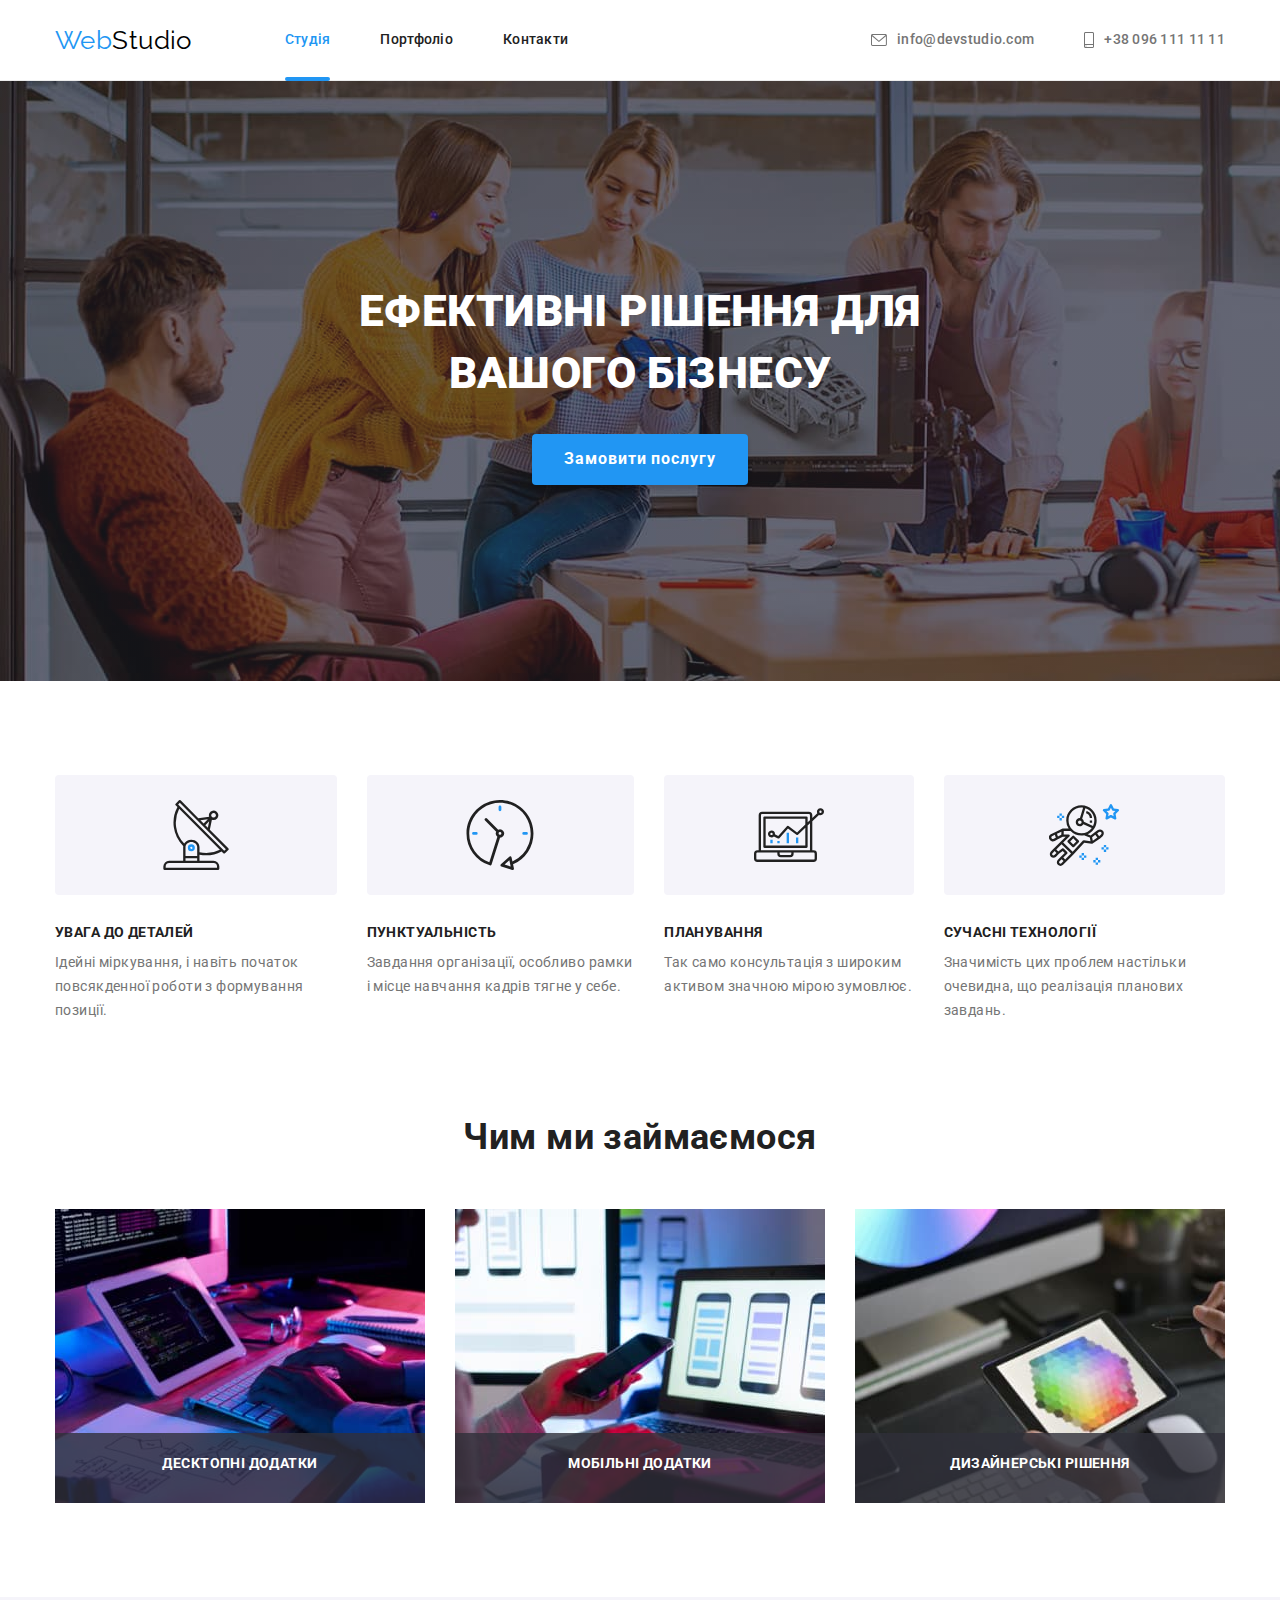
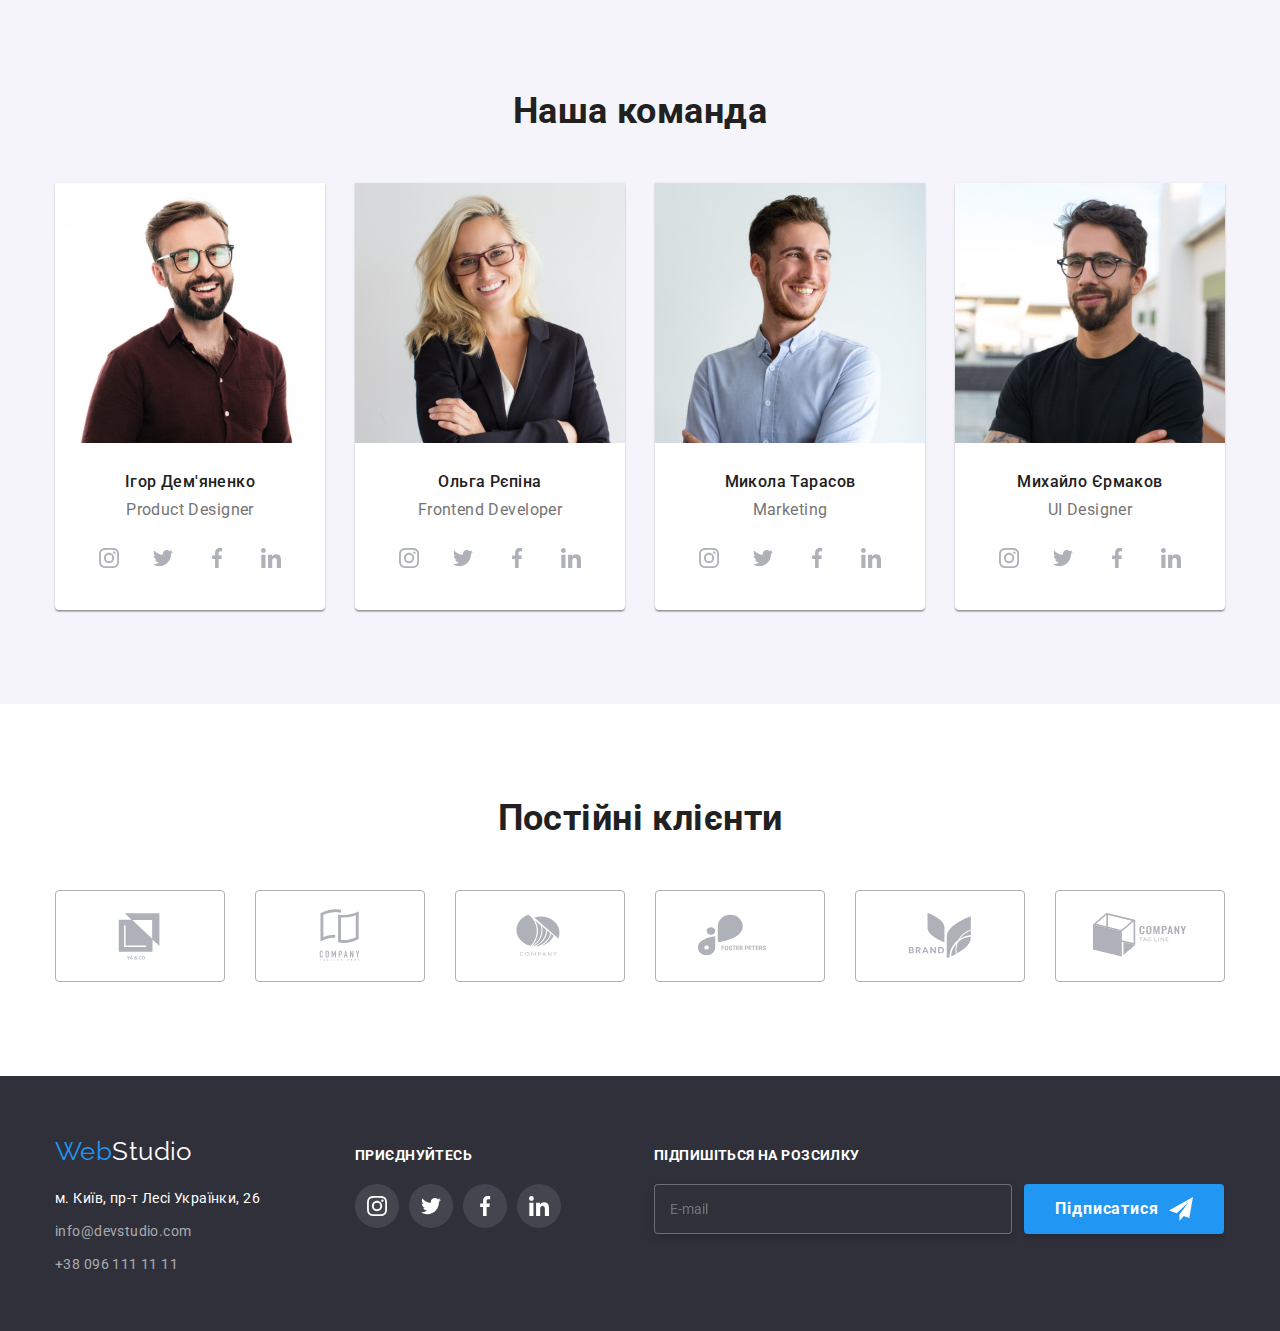
<file: index.html>
<!DOCTYPE html>
<html lang="uk">
    <meta charset="UTF-8">
    <meta http-equiv="X-UA-Compatible" content="IE=edge">
    <meta name="viewport" content="width=device-width, initial-scale=1.0">
    <title>Студія</title>
    <link rel="preconnect" href="https://fonts.googleapis.com">
    <link rel="preconnect" href="https://fonts.gstatic.com" crossorigin>
    <link href="https://fonts.googleapis.com/css2?family=Raleway:wght@700&family=Roboto:wght@400;500;700;900&display=swap"
        rel="stylesheet">
    <link rel="stylesheet" href="https://cdnjs.cloudflare.com/ajax/libs/modern-normalize/1.1.0/modern-normalize.min.css">   
    <link rel="stylesheet" href="./css/styles.css">
</head>
<body>
    <!-- Шапка сайту -->
      <header>
        <div class="container main-nav">
            <a href="./index.html" class="logo" lang="en">
                <span class="first-part">Web</span><span class="black-part">Studio</span>
            </a>
            <nav>
                <ul class="list site-nav">
                    <li class="item"><a href="./index.html" class="link current active">Студія</a></li>
                    <li class="item"><a href="./portfolio.html" class="link">Портфоліо</a></li>
                    <li class="item"><a href="#" class="link">Контакти</a></li>
                </ul>
            </nav>
            <ul class="list contactus">
                <li class="item">
                    <a href="mailto:info@devstudio.com" class="link">
                        <svg class="icon-mail" width="16" height="12">
                            <use href="./images/icons.svg#icon-mail"></use>
                        </svg>info@devstudio.com
                    </a>
                </li>
                <li class="item">
                    <a href="tel:+380961111111" class="link">
                        <svg class="icon-tel" width="10" height="16">
                            <use href="./images/icons.svg#icon-tel"></use>
                        </svg>+38 096 111 11 11
                    </a>
                </li>
            </ul>
        </div>
     </header>

      <main>
        <!--Hero-->
            <section class="hero centred overlay">
                <div class="container">
                    <h1 class="hero-title">Ефективні рішення для 
                       вашого бізнесу</h1>
                    <button data-modal-open type="button" class="main-button common-button">Замовити послугу</button>
                </div>
            </section>
        <!--Features-->
            <section class="section">
                <div class="container">
                    <h2  class="visually-hidden">Наші особливості</h2>
                    <ul class="list features">
                        <li class="features-item">
                            <div class="rectan-icon">
                                <svg width="70" height="70">
                                    <use href="./images/icons.svg#icon-antenna"></use>
                                </svg>
                            </div>
                            <h3 class="features-title">Увага до деталей</h3>
                            <p>Ідейні міркування, і навіть початок повсякденної роботи з формування позиції.</p>
                        </li>
                        <li class="features-item">
                            <div class="rectan-icon">
                                <svg width="70" height="70">
                                    <use href="./images/icons.svg#icon-clock"></use>
                                </svg>
                            </div>
                            <h3 class="features-title">Пунктуальність</h3>
                            <p>Завдання організації, особливо рамки і місце навчання кадрів тягне у себе.</p>
                        </li>
                        <li class="features-item">
                            <div class="rectan-icon">
                                <svg width="70" height="70">
                                    <use href="./images/icons.svg#icon-diagram"></use>
                                </svg>
                            </div>
                            <h3 class="features-title">Планування</h3>
                            <p>Так само консультація з широким активом значною мірою зумовлює.</p>
                        </li>
                        <li class="features-item">
                            <div class="rectan-icon">
                                <svg width="70" height="70">
                                    <use href="./images/icons.svg#icon-astronaut"></use>
                                </svg>
                            </div>
                            <h3 class="features-title">Сучасні Технології</h3>
                            <p>Значимість цих проблем настільки очевидна, що реалізація планових завдань.</p>
                        </li>
                    </ul>
                </div>
            </section>
            <!--Works-->
            <section class="section no-padding">
                <div class="container">
                    <h2 class="section-title centred">Чим ми займаємося</h2>
                    <div class="works">
                        <div class="works-thumb">
                            <img class="works-item" src="./images/box1.jpg" alt="Десктопні приложення" width="370" height="294">
                            <p class="works-descr">Десктопні додатки</p>
                        </div>
                        <div class="works-thumb">
                            <img class="works-item" src="./images/box2.jpg" alt="Мобільні приложення" width="370" height="294">
                            <p class="works-descr">Мобільні додатки</p>
                        </div>
                        <div class="works-thumb">
                            <img class="works-item" src="./images/box3.jpg" alt="Дизайнерські рішення" width="370" height="294">
                            <p class="works-descr">Дизайнерські рішення</p>
                        </div>
                    </div>
                </div>
            </section>
            <!--Our team-->
            <section class="section gray-bcg">
                <div class="container">
                    <h2 class="section-title centred">Наша команда</h2>
                    <ul class="list team">
                        <li class="team-item">
                            <img class="team-item-img" src="./images/card1.jpg" alt="Фото дизайнера проекту" width="270" height="260">
                            <div class="figcaption">
                                <h3 class="member centred">Ігор Дем'яненко</h3>
                                <p lang="en" class="position centred">Product Designer</p>
                                <ul class="list social-media">
                                    <li class="social-media-item">
                                        <a class="social-media-link" href="">
                                            <svg class="social-icon" width="20" height="20">
                                                <use href="./images/icons.svg#icon-inst"></use>
                                            </svg>
                                        </a>
                                    </li>
                                    <li class="social-media-item">
                                        <a class="social-media-link" href="">
                                            <svg class="social-icon" width="20" height="20">
                                                <use href="./images/icons.svg#icon-twit"></use>
                                            </svg>
                                        </a>
                                    </li>
                                    <li class="social-media-item">
                                        <a class="social-media-link" href="">
                                            <svg class="social-icon" width="20" height="20">
                                                <use href="./images/icons.svg#icon-fb"></use>
                                            </svg>
                                        </a>
                                    </li>
                                    <li class="social-media-item">
                                        <a class="social-media-link" href="">
                                            <svg class="social-icon" width="20" height="20">
                                                <use href="./images/icons.svg#icon-l-in"></use>
                                            </svg>
                                        </a>
                                    </li>
                                </ul> 
                            </div>
                        </li>
                        <li class="team-item shadow">
                            <img class="team-item-img" src="./images/card2.jpg" alt="Фото фронт-енд розробника" width="270" height="260">
                            <div class="figcaption">
                                <h3 class="member centred">Ольга Рєпіна</h3>
                                <p lang="en" class="position centred">Frontend Developer</p>
                                <ul class="list social-media">
                                    <li class="social-media-item">
                                        <a class="social-media-link" href="">
                                            <svg class="social-icon" width="20" height="20">
                                                <use href="./images/icons.svg#icon-inst"></use>
                                            </svg>
                                        </a>
                                    </li>
                                    <li class="social-media-item">
                                        <a class="social-media-link" href="">
                                            <svg class="social-icon" width="20" height="20">
                                                <use href="./images/icons.svg#icon-twit"></use>
                                            </svg>
                                        </a>
                                    </li>
                                    <li class="social-media-item">
                                        <a class="social-media-link" href="">
                                            <svg class="social-icon" width="20" height="20">
                                                <use href="./images/icons.svg#icon-fb"></use>
                                            </svg>
                                        </a>
                                    </li>
                                    <li class="social-media-item">
                                        <a class="social-media-link" href="">
                                            <svg class="social-icon" width="20" height="20">
                                                <use href="./images/icons.svg#icon-l-in"></use>
                                            </svg>
                                        </a>
                                    </li>
                                </ul>
                            </div>
                        </li>
                        <li class="team-item shadow">
                            <img class="team-item-img" src="./images/card3.jpg" alt="Фото маркетолога" width="270" height="260">
                            <div class="figcaption">
                                <h3 class="member centred">Микола Тарасов</h3>
                                <p lang="en" class="position centred">Marketing</p>
                                <ul class="list social-media">
                                    <li class="social-media-item">
                                        <a class="social-media-link" href="">
                                            <svg class="social-icon" width="20px" height="20px">
                                                <use href="./images/icons.svg#icon-inst"></use>
                                            </svg>
                                        </a>
                                    </li>
                                    <li class="social-media-item">
                                        <a class="social-media-link" href="">
                                            <svg class="social-icon" width="20" height="20">
                                                <use href="./images/icons.svg#icon-twit"></use>
                                            </svg>
                                        </a>
                                    </li>
                                    <li class="social-media-item">
                                        <a class="social-media-link" href="">
                                            <svg class="social-icon" width="20" height="20">
                                                <use href="./images/icons.svg#icon-fb"></use>
                                            </svg>
                                        </a>
                                    </li>
                                    <li class="social-media-item">
                                        <a class="social-media-link" href="">
                                            <svg class="social-icon" width="20" height="20">
                                                <use href="./images/icons.svg#icon-l-in"></use>
                                            </svg>
                                        </a>
                                    </li>
                                </ul>
                            </div>
                        </li>
                        <li class="team-item shadow">
                            <img class="team-item-img" src="./images/card4.jpg" alt="Фото UI дизайнера" width="270" height="260">
                            <div class="figcaption">
                                <h3 class="member centred">Михайло Єрмаков</h3>
                                <p lang="en" class="position centred">UI Designer</p>
                                <ul class="list social-media">
                                    <li class="social-media-item">
                                        <a class="social-media-link" href="">
                                            <svg class="social-icon" width="20" height="20">
                                                <use href="./images/icons.svg#icon-inst"></use>
                                            </svg>
                                        </a>
                                    </li>
                                    <li class="social-media-item">
                                        <a class="social-media-link" href="">
                                            <svg class="social-icon" width="20" height="20">
                                                <use href="./images/icons.svg#icon-twit"></use>
                                            </svg>
                                        </a>
                                    </li>
                                    <li class="social-media-item">
                                        <a class="social-media-link" href="">
                                            <svg class="social-icon" width="20" height="20">
                                                <use href="./images/icons.svg#icon-fb"></use>
                                            </svg>
                                        </a>
                                    </li>
                                    <li class="social-media-item">
                                        <a class="social-media-link" href="">
                                            <svg class="social-icon" width="20" height="20">
                                                <use href="./images/icons.svg#icon-l-in"></use>
                                            </svg>
                                        </a>
                                    </li>
                                </ul>
                            </div>
                        </li>
                    </ul>
                </div>
            </section>
            <!-- /* Regular clients */ -->
            <section class="section">
                <div class="container">
                    <h2 class="section-title centred">Постійні клієнти</h2>
                    <ul class="list clients">
                        <li class="clients-item">
                            <a href="" class="clients-link">
                                <svg class="clients-icon" width="106" height="60">
                                    <use href="./images/icons.svg#icon-client1"></use>
                                </svg>
                            </a>
                        </li>
                        <li class="clients-item">
                            <a href="" class="clients-link">
                                <svg class="clients-icon" width="106" height="60">
                                    <use href="./images/icons.svg#icon-client2"></use>
                                </svg>
                            </a>
                        </li>
                        <li class="clients-item">
                            <a href="" class="clients-link">
                                <svg class="clients-icon" width="106" height="60">
                                    <use href="./images/icons.svg#icon-client3"></use>
                                </svg>
                            </a>
                        </li>
                        <li class="clients-item">
                            <a href="" class="clients-link">
                                <svg class="clients-icon" width="106" height="60">
                                    <use href="./images/icons.svg#icon-client4"></use>
                                </svg>
                            </a>
                        </li>
                        <li class="clients-item">
                            <a href="" class="clients-link">
                                <svg class="clients-icon" width="106" height="60">
                                    <use href="./images/icons.svg#icon-client5"></use>
                                </svg>
                            </a>
                        </li>
                        <li class="clients-item">
                            <a href="" class="clients-link">
                                <svg class="clients-icon" width="106" height="60">
                                    <use href="./images/icons.svg#icon-client6"></use>
                                </svg>
                            </a>
                        </li>
                    </ul>
                </div>
            </section>
      </main>
      <footer class="footer">
        <div class="container">
            <div class="address-flex">
                <div class="logo-address">
                    <a href="./index.html" class="logo logo-indent" lang="en">
                        <span class="first-part">Web</span><span class="white-part">Studio</span>
                    </a>
                    <address class="address">
                        <ul class="list">
                            <li class="address-item">
                                <a href="https://goo.gl/maps/11UuVae9dyb9pXKr7" class="street" target="_blank"
                                    rel="noopener noreferrer nofollow">м. Київ, пр-т Лесі Українки, 26</a>
                            </li>
                            <li class="address-item">
                                <a href="mailto:info@devstudio.com" class="mail">info@devstudio.com</a>
                            </li>
                            <li>
                                <a href="tel:+380961111111" class="tel">+38 096 111 11 11</a>
                            </li>
                        </ul>
                    </address>
                </div>
            
                <div class="join-us">
                    <h3 class="join-us-title">Приєднуйтесь</h3>
                    <ul class="list social-media">
                        <li class="social-media-item">
                            <a class="social-media-link" href="">
                                <svg class="social-icon" width="20px" height="20px">
                                    <use href="./images/icons.svg#icon-inst"></use>
                                </svg>
                            </a>
                        </li>
                        <li class="social-media-item">
                            <a class="social-media-link" href="">
                                <svg class="social-icon" width="20" height="20">
                                    <use href="./images/icons.svg#icon-twit"></use>
                                </svg>
                            </a>
                        </li>
                        <li class="social-media-item">
                            <a class="social-media-link" href="">
                                <svg class="social-icon" width="20" height="20">
                                    <use href="./images/icons.svg#icon-fb"></use>
                                </svg>
                            </a>
                        </li>
                        <li class="social-media-item">
                            <a class="social-media-link" href="">
                                <svg class="social-icon" width="20" height="20">
                                    <use href="./images/icons.svg#icon-l-in"></use>
                                </svg>
                            </a>
                        </li>
                    </ul>
                </div>
                <div class="subscribe">
                    <h3 class="subscribe-title">Підпишіться на розсилку</h3>

                    <form class="subscribe-email" name="user-subscribe">
                        <label for="subscribe"></label>
                        <input id="subscribe" type="email" name="user-subscribe" class="subscribe-input" placeholder="E-mail"/>
                        <button type="submit" class="subscribe-button common-button">Підписатися
                            <svg class="icon-send" width="24" height="24">
                                <use href="./images/icons.svg#icon-send"></use>
                            </svg>
                        </button>
                    </form>

                </div>
            </div>
        </div>
    </footer>
    <!-- Модальне вікно -->
    <div class="backdrop is-hidden" data-modal>
        <div class="modal">
            <button class="close-modal" data-modal-close>
                <svg class="close-icon" width="30" height="30">
                    <use href="./images/icons.svg#icon-close"></use>
                </svg>
            </button>
    
            <form class="modal-form" name="user-contacts">
                <b class="welcome">Залиште свої дані, ми вам передзвонимо</b>
                
                <div class="form-field">
                    <label for="name" class="field-label">Ім'я</label>
                    <div class="input-wrapper">
                        <input class="field-input" id="name" name="user-name" type="text" />
                        <svg class="icon">
                            <use href="./images/icons.svg#icon-person"></use>
                        </svg>
                    </div>
                </div>

                <div class="form-field">
                    <label for="tel" class="field-label">Телефон</label>
                    <div class="input-wrapper">
                        <input class="field-input" id="tel" name="user-tel" type="tel" />
                        <svg class="icon">
                            <use href="./images/icons.svg#icon-phone"></use>
                        </svg>
                    </div>
                    
                </div>
                <div class="form-field">
                    <label for="email" class="field-label">Пошта</label>
                    <div class="input-wrapper">
                        <input class="field-input" id="email" name="user-email" type="email" />
                        <svg class="icon">
                            <use href="./images/icons.svg#icon-email"></use>
                        </svg>
                    </div>
                    
                </div>
                <div class="form-field">
                    <label for="feedback" class="field-label">Коментар</label>
                    <textarea class="field-textarea" id="feedback" name="user-feedback"
                        placeholder="Введіть текст"></textarea>
                </div>
                <div class="form-checkbox">
                    <label class="label-checkbox">
                        <input class="checkbox" name="user-agree" type="checkbox" value="checkbox" />
                        <svg class="icon-checkbox check">
                            <use href="./images/icons.svg#icon-check"></use>
                        </svg>
                        <svg class="icon-checkbox agree">
                            <use href="./images/icons.svg#icon-agree"></use>
                        </svg>
                        <span> Погоджуюся з розсилкою та приймаю
                            <a href="" class="first-part">Умови договору</a>
                        </span>
                    </label>
                </div>
                <button type="submit" class="form-button common-button">Відправити</button>
            </form>
        </div>
    </div>
    <script src="./js/modal.js"></script>
</body>
</html>
</file>
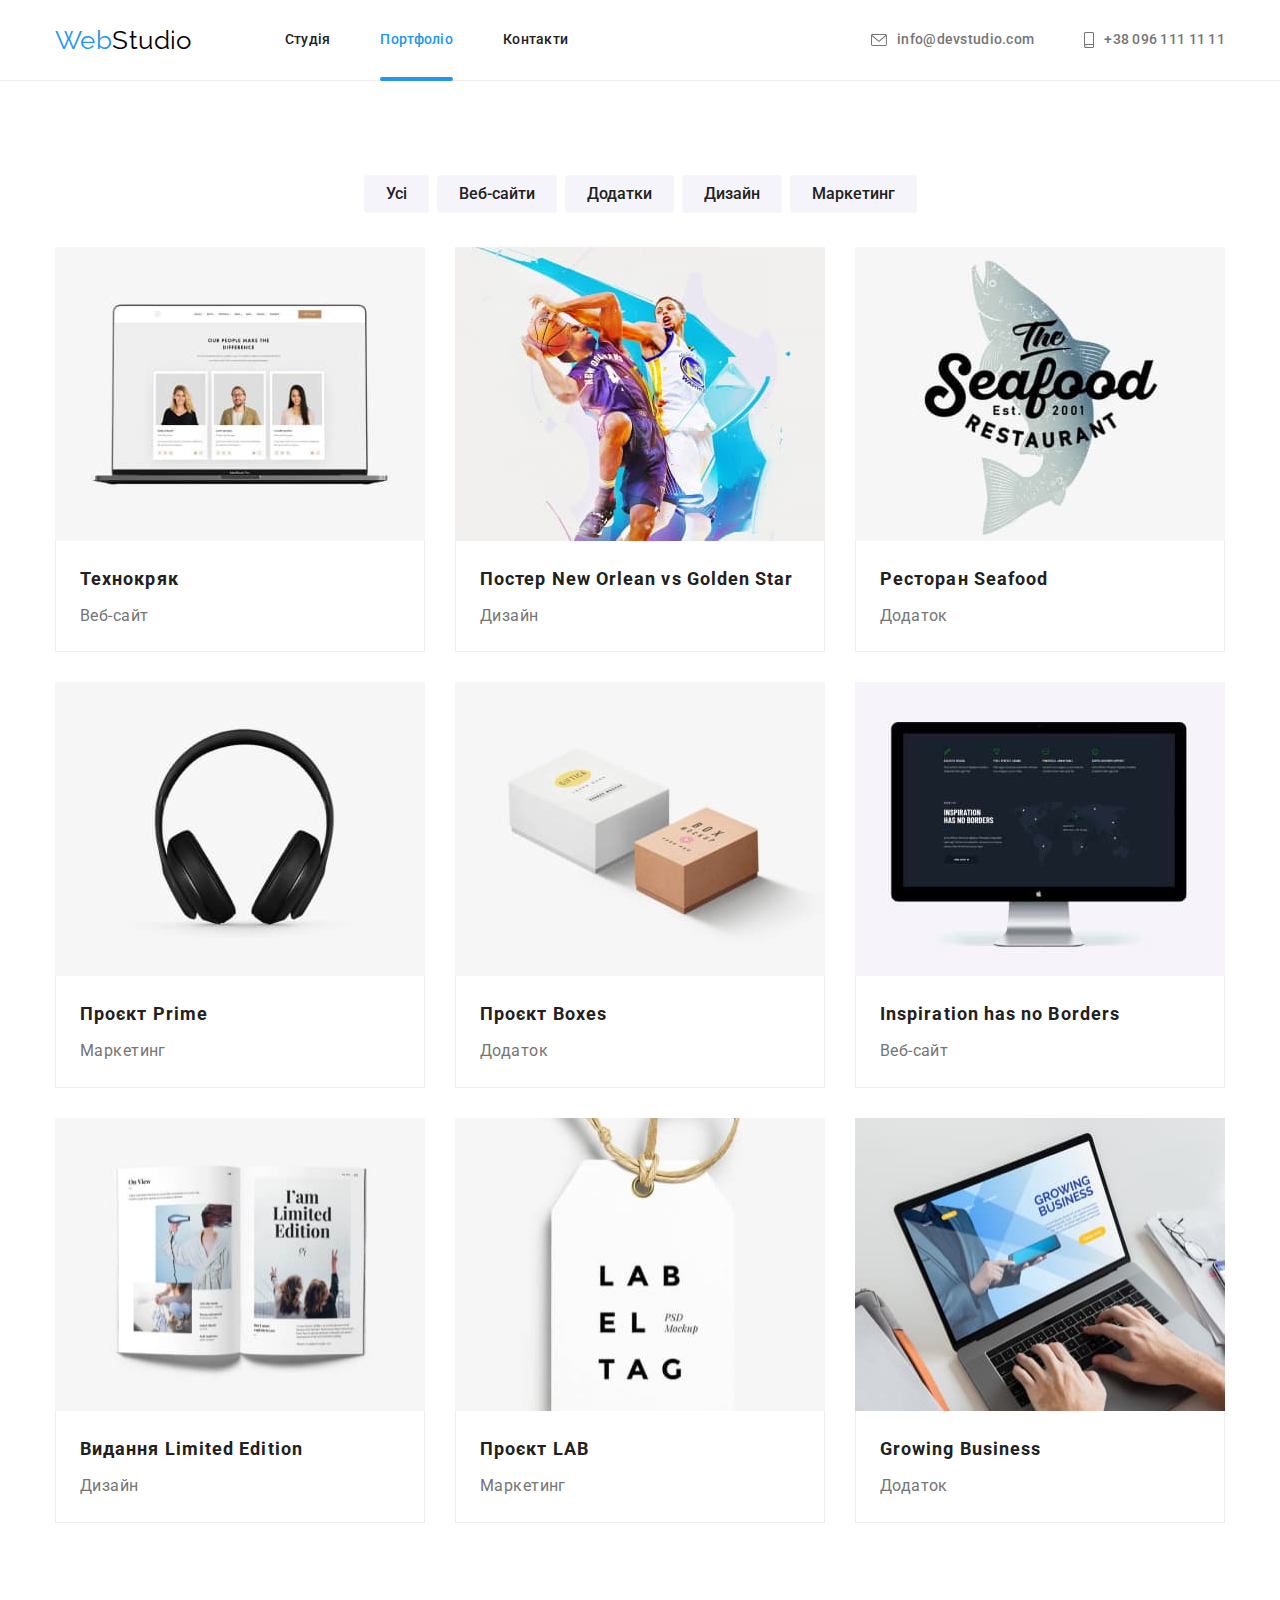
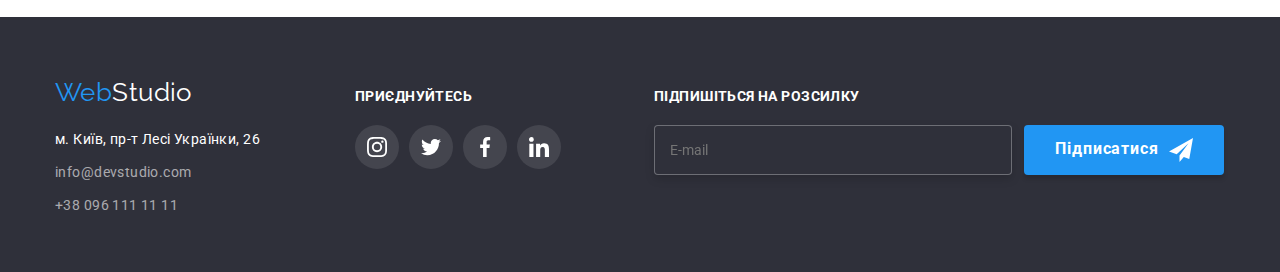
<file: portfolio.html>
<!DOCTYPE html>
<html lang="uk">
<head>
    <meta charset="UTF-8">
    <meta http-equiv="X-UA-Compatible" content="IE=edge">
    <meta name="viewport" content="width=device-width, initial-scale=1.0">
    <title>Портфоліо</title>
    <link rel="preconnect" href="https://fonts.googleapis.com">
    <link rel="preconnect" href="https://fonts.gstatic.com" crossorigin>
    <link href="https://fonts.googleapis.com/css2?family=Raleway:wght@700&family=Roboto:wght@400;500;700;900&display=swap"
        rel="stylesheet">
    <link rel="stylesheet" href="https://cdnjs.cloudflare.com/ajax/libs/modern-normalize/1.1.0/modern-normalize.min.css">    
    <link rel="stylesheet" href="./css/styles.css">
</head>
<body>
    <!-- Шапка сайту -->
    <header>
        <div class="container main-nav">
            <a href="./index.html" class="logo" lang="en">
                 <span class="first-part">Web</span><span class="black-part">Studio</span> 
             </a>
             <nav>
                <ul class="list site-nav">
                    <li class="item"><a href="./index.html" class="link">Студія</a></li>
                    <li class="item"><a href="./portfolio.html" class="link current active">Портфоліо</a></li>
                    <li class="item"><a href="#" class="link">Контакти</a></li>
                </ul>
            </nav>
            <ul class="list contactus">
                <li class="item">
                    <a href="mailto:info@devstudio.com" class="link">
                        <svg class="icon-mail" width="16px" height="12px">
                            <use href="./images/icons.svg#icon-mail"></use>
                        </svg>info@devstudio.com
                    </a>
                </li>
                <li class="item">
                    <a href="tel:+380961111111" class="link">
                        <svg class="icon-tel" width="10px" height="16px">
                            <use href="./images/icons.svg#icon-tel"></use>
                        </svg>+38 096 111 11 11
                    </a>
                </li>
            </ul>
        </div>
    </header>

    <main>
        <section class="portfolio">
            <div class="container">
                <h1 class="visually-hidden">Портфоліо</h1>
                <!-- Buttons -->
                <ul class="list buttons"> 
                    <li class="buttons-item"><button type="button" class="portfolio-button">Усі</button></li>
                    <li class="buttons-item"><button type="button" class="portfolio-button">Веб-сайти</button></li>
                    <li class="buttons-item"><button type="button" class="portfolio-button">Додатки</button></li>
                    <li class="buttons-item"><button type="button" class="portfolio-button">Дизайн</button></li>
                    <li class="buttons-item"><button type="button" class="portfolio-button">Маркетинг</button></li>
                </ul>
                <!-- Collection -->
                <ul class="list project grid">
                    <li class="grid-item">
                        <a href="" class="grid-link">
                            <div class="thumb-img">
                                <img class="grid-img" src="./images/img1.jpg" alt="Технокряк" width="370" height="294">
                                <div class="grid-descr">
                                    <p>Ресурс пропонує комплексні пропозиції з різним рівнем функціоналу та сервісів. Все це дозволить відвідувачу
                                        отримати вичерпні відомості про компанію чи приватну особу.
                                    </p>
                                </div>
                            </div>
                            <div class="project-item">
                                <h3 class="project-title">Технокряк</h3>
                                <p class="project-descr">Веб-сайт</p>
                            </div>
                        </a>
                    </li>
                    <li class="grid-item">
                        <a href="" class="grid-link">
                            <div class="thumb-img">
                                <img class="grid-img" src="./images/img2.jpg" alt="Постер New Orlean vs Golden Star" width="370" height="294">
                                <div class="grid-descr">
                                    <p>Ресурс пропонує комплексні пропозиції з різним рівнем функціоналу та сервісів. Все це дозволить відвідувачу
                                        отримати вичерпні відомості про компанію чи приватну особу.
                                    </p>
                                </div>
                            </div>
                            <div class="project-item">
                                <h3 lang="en" class="project-title">Постер New Orlean vs Golden Star</h3>
                                <p class="project-descr">Дизайн</p>
                            </div>
                        </a>
                    </li>
                    <li class="grid-item">
                        <a href="" class="grid-link">
                            <div class="thumb-img">
                                <img class="grid-img" src="./images/img3.jpg" alt="Ресторан Seafood" width="370" height="294">
                                    <div class="grid-descr">
                                    <p>Ресурс пропонує комплексні пропозиції з різним рівнем функціоналу та сервісів. Все це дозволить відвідувачу
                                        отримати вичерпні відомості про компанію чи приватну особу.
                                    </p>
                                </div>
                            </div>
                            <div class="project-item">
                                <h3 lang="en" class="project-title">Ресторан Seafood</h3>
                                <p class="project-descr">Додаток</p>
                            </div>
                        </a>
                    </li>
                    <li class="grid-item">
                        <a href="" class="grid-link">
                            <div class="thumb-img">
                                <img class="grid-img" src="./images/img4.jpg" alt="Проєкт Prime" width="370" height="294">
                                <div class="grid-descr">
                                    <p>Ресурс пропонує комплексні пропозиції з різним рівнем функціоналу та сервісів. Все це дозволить відвідувачу
                                        отримати вичерпні відомості про компанію чи приватну особу.
                                    </p>
                                </div>
                            </div>
                            <div class="project-item">
                                <h3 lang="en" class="project-title">Проєкт Prime</h3>
                                <p class="project-descr">Маркетинг</p>
                            </div>
                        </a>
                    </li>
                    <li class="grid-item">
                        <a href="" class="grid-link">
                            <div class="thumb-img">
                                <img class="grid-img" src="./images/img5.jpg" alt="Проєкт Boxes" width="370" height="294">
                                <div class="grid-descr">
                                    <p>Ресурс пропонує комплексні пропозиції з різним рівнем функціоналу та сервісів. Все це дозволить відвідувачу
                                        отримати вичерпні відомості про компанію чи приватну особу.
                                    </p>
                                </div>
                            </div>
                            <div class="project-item">
                                <h3 lang="en" class="project-title">Проєкт Boxes</h3>
                                <p class="project-descr">Додаток</p>
                            </div>
                        </a>
                    </li>
                    <li class="grid-item">
                        <a href="" class="grid-link">
                            <div class="thumb-img">
                                <img class="grid-img" src="./images/img6.jpg" alt="Inspiration has no Borders" width="370" height="294">
                                <div class="grid-descr">
                                    <p>Ресурс пропонує комплексні пропозиції з різним рівнем функціоналу та сервісів. Все це дозволить відвідувачу
                                        отримати вичерпні відомості про компанію чи приватну особу.
                                    </p>
                                </div>
                            </div>
                            <div class="project-item">
                                <h3 lang="en" class="project-title">Inspiration has no Borders</h3>
                                <p class="project-descr">Веб-сайт</p>
                            </div>
                        </a>
                    </li>
                    <li class="grid-item">
                        <a href="" class="grid-link">
                            <div class="thumb-img">
                                <img class="grid-img" src="./images/img7.jpg" alt="Видання Limited Edition" width="370" height="294">
                                <div class="grid-descr">
                                    <p>Ресурс пропонує комплексні пропозиції з різним рівнем функціоналу та сервісів. Все це дозволить відвідувачу
                                        отримати вичерпні відомості про компанію чи приватну особу.
                                    </p>
                                </div>
                            </div>
                            <div class="project-item">
                                <h3 lang="en" class="project-title">Видання Limited Edition</h3>
                                <p class="project-descr">Дизайн</p>
                            </div>
                        </a>
                    </li>
                     <li class="grid-item">
                        <a href="" class="grid-link">
                            <div class="thumb-img">
                                <img class="grid-img" src="./images/img8.jpg" alt="Проєкт LAB" width="370" height="294">
                                <div class="grid-descr">
                                    <p>Ресурс пропонує комплексні пропозиції з різним рівнем функціоналу та сервісів. Все це дозволить відвідувачу
                                        отримати вичерпні відомості про компанію чи приватну особу.
                                    </p>
                                </div>
                            </div>
                            <div class="project-item">
                                <h3 lang="en" class="project-title">Проєкт LAB</h3>
                                <p class="project-descr">Маркетинг</p>
                            </div>
                        </a>
                    </li>
                    <li class="grid-item">
                        <a href="" class="grid-link">
                            <div class="thumb-img">
                                <img class="grid-img" src="./images/img9.jpg" alt="Growing Business" width="370" height="294">
                                <div class="grid-descr">
                                    <p>Ресурс пропонує комплексні пропозиції з різним рівнем функціоналу та сервісів. Все це дозволить відвідувачу
                                        отримати вичерпні відомості про компанію чи приватну особу.
                                    </p>
                                </div>
                            </div>
                            <div class="project-item">
                                <h3 lang="en" class="project-title">Growing Business</h3>
                                <p class="project-descr">Додаток</p>
                            </div>
                        </a>
                    </li>
                </ul>
            </div>
        </section>
    </main>
        <footer class="footer">
            <div class="container">
                <div class="address-flex">
                    <div class="logo-address">
                        <a href="./index.html" class="logo logo-indent" lang="en">
                            <span class="first-part">Web</span><span class="white-part">Studio</span>
                        </a>
                        <address class="address">
                            <ul class="list">
                                <li class="address-item">
                                    <a href="https://goo.gl/maps/11UuVae9dyb9pXKr7" class="street" target="_blank"
                                        rel="noopener noreferrer nofollow">м. Київ, пр-т Лесі Українки, 26</a>
                                </li>
                                <li class="address-item">
                                    <a href="mailto:info@devstudio.com" class="mail">info@devstudio.com</a>
                                </li>
                                <li>
                                    <a href="tel:+380961111111" class="tel">+38 096 111 11 11</a>
                                </li>
                            </ul>
                        </address>
                    </div>
        
                    <div class="join-us">
                        <h3 class="join-us-title">Приєднуйтесь</h3>
                        <ul class="list social-media">
                            <li class="social-media-item">
                                <a class="social-media-link" href="">
                                    <svg class="social-icon" width="20px" height="20px">
                                        <use href="./images/icons.svg#icon-inst"></use>
                                    </svg>
                                </a>
                            </li>
                            <li class="social-media-item">
                                <a class="social-media-link" href="">
                                    <svg class="social-icon" width="20" height="20">
                                        <use href="./images/icons.svg#icon-twit"></use>
                                    </svg>
                                </a>
                            </li>
                            <li class="social-media-item">
                                <a class="social-media-link" href="">
                                    <svg class="social-icon" width="20" height="20">
                                        <use href="./images/icons.svg#icon-fb"></use>
                                    </svg>
                                </a>
                            </li>
                            <li class="social-media-item">
                                <a class="social-media-link" href="">
                                    <svg class="social-icon" width="20" height="20">
                                        <use href="./images/icons.svg#icon-l-in"></use>
                                    </svg>
                                </a>
                            </li>
                        </ul>
                    </div>
                    <div class="subscribe">
                        <h3 class="subscribe-title">Підпишіться на розсилку</h3>
                        <form class="subscribe-email" name="user-subscribe">
                            <label for="subscribe"></label>
                            <input id="subscribe" type="email" name="user-subscribe" class="subscribe-input" placeholder="E-mail" />
                            <button type="submit" class="subscribe-button common-button">Підписатися
                                <svg class="icon-send" width="24" height="24">
                                    <use href="./images/icons.svg#icon-send"></use>
                                </svg>
                            </button>
                        </form>
                    </div>
                </div>
            </div>
        </footer>
</body>
</html>
</file>
<file: css/styles.css>
:root{
    --primary-text-color:#757575;
    --title-text-color: #212121;
    --accent-color: #2196F3;
    --primary-bg-color: #FFFFFF;
    --bg-accent-color: #2F303A;
    --common-font-size: 14px;
    --common-line-height: 1.71;
    --regular-font-weight:400;
    --medium-font-weight: 500;
    --background-team-color: #F5F4FA;
    --black-color: #000000;
    --address-color:rgba(255, 255, 255, 0.6);
    --icons-color: #afb1b8;
    --function-transition: cubic-bezier(0.4, 0, 0.2, 1);
}
body{
    background-color: var(--primary-bg-color);
    color: var(--primary-text-color);
    font-size: var(--common-font-size);
    line-height: var(--common-line-height);
    font-weight: var(--regular-font-weight);
    letter-spacing: 0.03em;
    font-family: Roboto, sans-serif;
}
header {
    border-bottom: 1px solid #ECECEC;
}
.container {
    width: 1200px;
    padding-left: 15px;
    padding-right: 15px;
    margin: 0 auto;
}
.list {
    margin: 0;
    padding: 0;
    list-style: none;
}
/* Header */
/* main-mav */
.main-nav{
    display: flex;
    align-items: center;
    padding-top: 0;
    padding-bottom: 0;
}
/* Logo */
.logo{
    font-family: 'Raleway', sans-serif;
    font-size: 26px;
    line-height: 1.2;   
    text-decoration: none;
}
.first-part{
    color: var(--accent-color);
}
.black-part{
    color: var(--black-color);
}
/* Navigation */
.site-nav{
    display: flex;
    margin-left: 93px;
 }
.contactus{
    display: flex;
    margin-left: auto;
}
.site-nav .item + .item,
.contactus .item + .item {
    margin-left: 50px;
}
.site-nav .link{
    display: block;
    padding-top: 32px;
    padding-bottom: 32px;
    font-weight: var(--medium-font-weight);
    line-height: 1.14;
    letter-spacing: 0.02em;
    color: var(--title-text-color);
    text-decoration: none;
    transition: color 250ms var(--function-transition);
}
.contactus .link{
    display: inline-block;
    padding-top: 32px;
    padding-bottom: 32px;
    position: relative;
    color: var(--primary-text-color);
    font-weight: var(--medium-font-weight);
    line-height: 1.14;
    letter-spacing: 0.02em;
    text-decoration: none;
    transition: color 250ms var(--function-transition);
}
.link >.icon-mail,
.link >.icon-tel{
    margin-right: 10px;
    fill: currentColor;
    vertical-align: middle;
}
.site-nav .link:hover,
.site-nav .link:focus,
.contactus .link:hover,
.contactus .link:focus {
    color: var(--accent-color);
}
.site-nav .link.current{
    color: var(--accent-color);
}
.item{
    position: relative;
}
.active::after{
    content: '';
    position: absolute;
    left: 0;
    bottom: -1px;
    width: 100%;
    height: 2px;
    border: 2px solid var(--accent-color);
    background: var(--accent-color);
    border-radius: 20px;
}
/* Hero */
h1,
h2,
h3,
p {
    margin-bottom: 0;
    margin-top: 0;
}
.hero{
    padding-top: 200px;
    padding-bottom: 200px;
}
.centred {
    text-align: center;
}
.overlay{
    max-width: 1600px;
    height: 600px;
    margin-left: auto;
    margin-right: auto;

    background-size: cover;
    background-repeat: no-repeat;
    background-position: center;
    background: linear-gradient(to right, 
    rgba(47, 48, 58, 0.4),
    rgba(47, 48, 58, 0.4)),
     url(../images/img-hero.jpg);
    background-color: #C4C4C4;
}
 .hero .hero-title{ 
    width: 696px;
    margin: 0 auto;
    
    font-weight: 900;
    font-size: 44px;
    line-height: 1.4;
    text-transform: uppercase;
    color: var(--primary-bg-color);
 }
 /* Main button */
.main-button{
    display: inline;
    margin-top: 30px;
    padding: 10px 32px;
    min-width: 216px;
}

.common-button {
    font-family: inherit;
    border-width: 0;
    box-shadow: 0px 4px 4px rgba(0, 0, 0, 0.15);
    border-radius: 4px;
    cursor: pointer;
    
    font-weight: 700;
    font-size: 16px;
    line-height: 1.88;
    letter-spacing: 0.06em;
    background-color: var(--accent-color);
    color: var(--primary-bg-color);
}
/* Features */
.section{
    display: block;
    justify-content: center;
    padding-top: 94px;
    padding-bottom: 94px;
}
.features{
    display: flex;
    justify-content: center;
}
.features-item > .rectan-icon{
    width: auto;
    height: 120px;
    display: flex;
    justify-content: center;
    align-items: center;
    border-radius: 4px;
    background-color: var(--background-team-color);
    margin-bottom: 30px;
}

.features > .features-item + .features-item,
.works>.works-thumb+.works-thumb,
.team>.team-item+.team-item{
    margin-left: 30px;
}
.features .features-title{
    margin-bottom: 10px;
    font-size: var(--common-font-size);
    color: var(--title-text-color);
    font-weight: 700;
    line-height: 1.14;
    text-transform: uppercase;
}
/* Works */
.no-padding{
    padding-top: 0;
}
.works{
    display: flex;
    justify-content: center;
}
.works .works-thumb{
    display: flex;
    align-items: flex-end;
    position: relative;
    max-width: 100%;
    height: auto;
}
.works-thumb>.works-descr{
    position: absolute;
    height: 70px;
    width: 100%;
    padding-top: 23px;
    font-weight: 700;
    line-height: 1.14;
    text-align: center;
    text-transform: uppercase;
    color: var(--primary-bg-color);
    background-color: rgba(47, 48, 58, 0.8);
}
/*  Our team */
.gray-bcg{
    background-color: var(--background-team-color);
}
.section .team{
    display: flex;
    justify-content: center;
}
.section .section-title{
    margin-bottom: 50px;
    color: var(--title-text-color);
    font-weight: 700;
    font-size: 36px;
    line-height: 1.16;
}
.team > .team-item{
    box-shadow: 0px 1px 3px rgba(0, 0, 0, 0.12), 0px 1px 1px rgba(0, 0, 0, 0.14), 0px 2px 1px rgba(0, 0, 0, 0.2);
    border-radius: 0px 0px 4px 4px;
    background-color:var(--primary-bg-color);
}
.team-item >.figcaption{
    padding: 30px 10px;
}
.team-item > .team-item-img{
    display: block;
    max-width: 100%;
    height: auto;
}
.team .member{
    margin-bottom: 10px;
    color: var(--title-text-color);
    font-weight: var(--medium-font-weight);
    font-size: 16px;
    line-height: 1.18;
}
.team .position{
    font-size: 16px;
    line-height: 1.17;
    margin-bottom: 16px;
}
.figcaption>.social-media {
    display: flex;
    justify-content: center;
}
.social-media-item {
    width: 44px;
    height: 44px;
}
.social-media-link{
    width: 100%;
    height: 100%;
    display: flex;
    align-items: center;
    justify-content: center;
    border-radius: 50%;
    transition: background-color 250ms var(--function-transition);
}
.social-media > .social-media-item + .social-media-item{
    margin-left: 10px;  
}
.social-media-link>.social-icon{
    fill: var(--icons-color);
    transition: fill 250ms var(--function-transition);
}
.social-media-link:hover .social-icon,
.social-media-link:focus .social-icon{
    fill: var(--primary-bg-color); 
}
.social-media-link:hover,
.social-media-link:focus{
    background-color: var(--accent-color);
}
/* clients */
.section .clients {
    display: flex;
    justify-content: center;
}
.clients .clients-item{
    width: 170px;
    height: 92px;
}
.clients .clients-link{
    display: flex;
    align-items: center;
    justify-content: center;
    width: 100%;
    height: 100%;
    border: 1px solid var(--icons-color);
    border-radius: 4px;
    transition: border 250ms var(--function-transition);
}
.clients .clients-item + .clients-item{
    margin-left: 30px;
}
.clients .clients-icon{
    fill: var(--icons-color);
    transition: fill 250ms var(--function-transition);
}
.clients-link:hover .clients-icon,
.clients-link:focus .clients-icon{
    fill: var(--accent-color);
}
.clients-link:hover,
.clients-link:focus{
    border: 1px solid var(--accent-color);
}
/* Портфоліо */
.portfolio{
    padding-top: 94px;
    padding-bottom: 94px;
}
/* Buttons portfolio*/
.container .buttons {
    margin-bottom: 34px;
    display: flex;
    justify-content: center;
    min-width: 575px;
}
.buttons > .buttons-item + .buttons-item{
    margin-left: 8px;
}
.portfolio-button.current{
    padding: 6px 25px;
    min-width: 73px;
    box-shadow: 0px 3px 1px rgba(0, 0, 0, 0.1), 0px 1px 2px rgba(0, 0, 0, 0.08), 0px 2px 2px rgba(0, 0, 0, 0.12);
    border-radius: 4px;
    color: var(--primary-bg-color);
    background-color: var(--accent-color);
}
.portfolio-button {
    display: inline-block;
    padding: 6px 22px;
    border-width: 0;
    border-radius: 4px;
    cursor: pointer;
    font-family: inherit;
    font-weight: var(--medium-font-weight);
    font-size: 16px;
    line-height: 1.63;
    background-color: var(--background-team-color);
    color: var(--title-text-color);

    transition: background-color 250ms var(--function-transition),
    color 250ms var(--function-transition),
    box-shadow 250ms var(--function-transition);
}
.portfolio-button:hover,
.portfolio-button:focus {
    background-color: var(--accent-color);
    color: var(--primary-bg-color);
    box-shadow: 0px 3px 1px rgba(0, 0, 0, 0.1), 0px 1px 2px rgba(0, 0, 0, 0.08), 0px 2px 2px rgba(0, 0, 0, 0.12);
}
/* Collection */
.grid{
    display: flex;
    flex-wrap: wrap;
}
.grid-item{
    /* width: 370px; */
    position: relative;
    width: calc((100% - 60px) / 3);
    margin-right: 30px;
    margin-bottom: 30px;
}
.grid-img{
    display: block;
    max-width: 100%;
    height: auto;
}

.grid-item:nth-child(3n){
    margin-right: 0;
}
.grid-item:nth-last-child(-n+3){
    margin-bottom: 0;
}
.grid .grid-link{
    text-decoration: none;
    display: block;
    transition: box-shadow 250ms var(--function-transition);
}
.grid-link:hover,
.grid-link:focus{
    box-shadow: 0px 1px 1px rgba(0, 0, 0, 0.12), 0px 4px 4px rgba(0, 0, 0, 0.06), 1px 4px 6px rgba(0, 0, 0, 0.16);
}
.thumb-img{
    overflow: hidden;
    position: relative;
}
.grid .grid-descr {
    position: absolute;
    bottom: 0;
    right: 0;
    top: 0;
    left: 0;
    width: 370px;
    height: 294px;
    padding: 63px 24px;
    display: flex;
    justify-content: center;
    align-items: center;

    font-size: 18px;
    line-height: 1.56;
    background-color: var(--accent-color);
    color: var(--primary-bg-color);

    transform: translateY(100%);
    transition: transform 250ms var(--function-transition);
}
.grid-link:hover .grid-descr,
.grid-link:focus .grid-descr{
    transform: translateY(0);
}
.project .project-title{
    color: var(--title-text-color);
    font-weight: 700;
    font-size: 18px;
    line-height: 2;
    letter-spacing: 0.06em;
}
.project-item .project-descr{
    margin-top: 4px;
    font-size: 16px;
    line-height: 1.88;
    color: var(--primary-text-color);

}
.project-item{
    padding: 20px 24px;
    border-right: 1px solid #EEEEEE;
    border-bottom: 1px solid #EEEEEE;
    border-left: 1px solid #EEEEEE;
}
/* Футер */
footer.footer {
    background-color: var(--bg-accent-color);
    padding-top: 60px;
    padding-bottom: 60px;
}
 .address-flex{
    display: flex;
 }
.logo-address{
    width: 230px;
    height: 135px;
}
.address a{
    font-style: normal;
    text-decoration: none;
}
.logo-indent {
    display: inline-block;
    margin-bottom: 20px;
}
.white-part{
    color: var(--primary-bg-color);
}
.address .street {
    color: var(--primary-bg-color);
    transition: color 250ms var(--function-transition);
}
.address-item{
    margin-bottom: 9px;
}
.address .mail,
.address .tel{
    color: var(--address-color);
    transition: color 250ms var(--function-transition);
}
.address a:hover,
.address a:focus {
    color: var(--accent-color);
}
.footer .join-us{
    width: 206px;
    height: 80px;
    margin-left: 70px;
    margin-top: 12px;
}
.join-us .join-us-title,
.subscribe-title {
    font-size: var(--common-font-size);
    color: var(--primary-bg-color);
    font-weight: 700;
    line-height: 1.14;
    text-transform: uppercase;
}
.join-us .social-media {
    display: flex;
    justify-content: center;
    margin-top: 20px;
}
.join-us .social-media-link{
    border-radius: 50%;
    background-color: rgba(255, 255, 255, 0.1);
    transition: background-color 250ms var(--function-transition);
}
.join-us .social-icon{
    fill: var(--primary-bg-color);
}
.join-us .social-media-link:hover,
.join-us .social-media-link:focus{
    background-color: var(--accent-color);
}
.subscribe{
    width: 570px;
    display: block;
    margin-top: 12px;
    margin-left: 93px;
    
}
.subscribe-email{
    margin-top: 20px;
    display: flex;
}
.subscribe-input{
    width: 358px;
    height: 50px;
    padding-left: 15px;
    padding-bottom: 15px;
    padding-top: 15px;
    outline: none;
    border: 1px solid rgba(255, 255, 255, 0.3);
    filter: drop-shadow(0px 4px 4px rgba(0, 0, 0, 0.15));
    border-radius: 4px;
    background-color: var(--bg-accent-color);
    color: var(--primary-bg-color);
    transition: border 250ms var(--function-transition);
}
.subscribe-input:hover,
.subscribe-input:focus{
    border: 1px solid var(--accent-color);
}
.subscribe-button{
    display: flex;
    align-items: center;
    justify-content: center;
    margin-left: 12px;
    padding: 10px 28px;
    width: 200px;
    height: 50px;
}
.icon-send{
    margin-left: 10px;
}
/* < !-- Модальне вікно --> */
.backdrop {
    position: fixed;
    top: 0;
    left: 0;
    width: 100%;
    height: 100%;
    background: rgba(0, 0, 0, 0.2);
    opacity: 1;
    transition: opacity 250ms var(--function-transition);
}

.backdrop.is-hidden {
    opacity: 0;
    pointer-events: none;
    visibility: hidden;
    transition: opacity 250ms var(--function-transition);
}

.backdrop.is-hidden .modal {
    transform: translate(-50%, -50%) scale(0.5);
}

.modal {
    position: absolute;
    top: 50%;
    left: 50%;
    padding: 8px;
    min-width: 528px;
    min-height: 581px;
    border-radius: 4px;
    background-color: var(--primary-bg-color);
    box-shadow: 0px 1px 3px rgba(0, 0, 0, 0.12), 0px 1px 1px rgba(0, 0, 0, 0.14), 0px 2px 1px rgba(0, 0, 0, 0.2);
    /* Зміщення в центр і збільшення до 100% модального вікна     */
    transform: translate(-50%, -50%) scale(1);
    transition: transform 250ms var(--function-transition);
}

.close-modal {
    display: flex;
    align-items: center;
    justify-content: center;
    position: absolute;
    top: 8px;
    right: 8px;
    width: 30px;
    height: 30px;
    cursor: pointer;
    border-radius: 50%;
    border: 1px solid rgba(0, 0, 0, 0.1);
    transition: fill 250ms var(--function-transition);
    background: transparent;
}

.close-icon {
    fill: currentColor;
    transition: fill 250ms var(--function-transition);
}

.close-modal:hover .close-icon,
.close-modal:focus .close-icon {
    fill: var(--accent-color);
}

.visually-hidden {
    position: absolute;
    white-space: nowrap;
    width: 1px;
    height: 1px;
    overflow: hidden;
    border: 0;
    padding: 0;
    clip: rect(0 0 0 0);
    clip-path: inset(50%);
    margin: -1px;
}

.modal-form {
    margin: 32px 32px 40px 32px;
}

.welcome {
    display: block;
    padding-bottom: 12px;
    font-size: 20px;
    line-height: 1.15;
    text-align: center;
    color: var(--title-text-color);
}

.field-label {
    display: inline-block;
    width: 100%;
    margin-bottom: 4px;
    font-size: 12px;
    line-height: 1.17;
    letter-spacing: 0.01em;
    color: var(--primary-text-color);
}
.field-input {
    width: 100%;
    height: 40px;
    padding: 12px;
    padding-left: 42px;
    outline: none;
    border: 1px solid rgba(33, 33, 33, 0.2);
    border-radius: 4px;
    transition: border 250ms var(--function-transition),
    fill 250ms var(--function-transition);
}
.field-input:hover,
.field-input:focus,
.field-textarea:focus,
.field-textarea:hover {
    border: 1px solid var(--accent-color);
}
.field-input:hover+.icon,
.field-input:focus+.icon{
    fill: var(--accent-color);
}
.field-textarea {
    display: block;
    width: 100%;
    height: 120px;
    padding: 12px 16px;
    font-size: 12px;
    line-height: 1.17;
    letter-spacing: 0.01em;
    color: var(--black-color);
    outline: none;
    border: 1px solid rgba(33, 33, 33, 0.2);
    border-radius: 4px;
    transition: border 250ms var(--function-transition);
    resize: none;
}
.field-textarea::placeholder {
    color: rgba(117, 117, 117, 0.5);
}
.form-checkbox {
    display: flex;
    align-items: center;
    justify-content: center;
    margin-top: 20px;
    margin-bottom: 30px;
}
.input-wrapper{
    position: relative;
    margin-bottom: 10px;
}

.icon {
    position: absolute;
    top: 50%;
    left: 12px;
    transform: translateY(-50%);
    width: 18px;
    height: 18px;
}
.label-checkbox {
    position: relative;
    display: inline-block;
}
.checkbox {
    display: inline-block;
    -webkit-appearance: none;
    -moz-appearance: none;
    appearance: none;
}
.icon-checkbox {
    position: absolute;
    top: 4px;
    left: -20px;
    width: 16px;
    height: 15px;
    border-radius: 2px;
}
.agree {
    display: none;
}
.checkbox:checked~.agree {
    display: inline-block;
    background: var(--accent-color);
}
.checkbox:checked~.check {
    display: none;
}
.form-button {
    display: block;
    margin: 0 auto;
    width: 200px;
    height: 50px;
    padding: 10px 52px;
}
</file>
